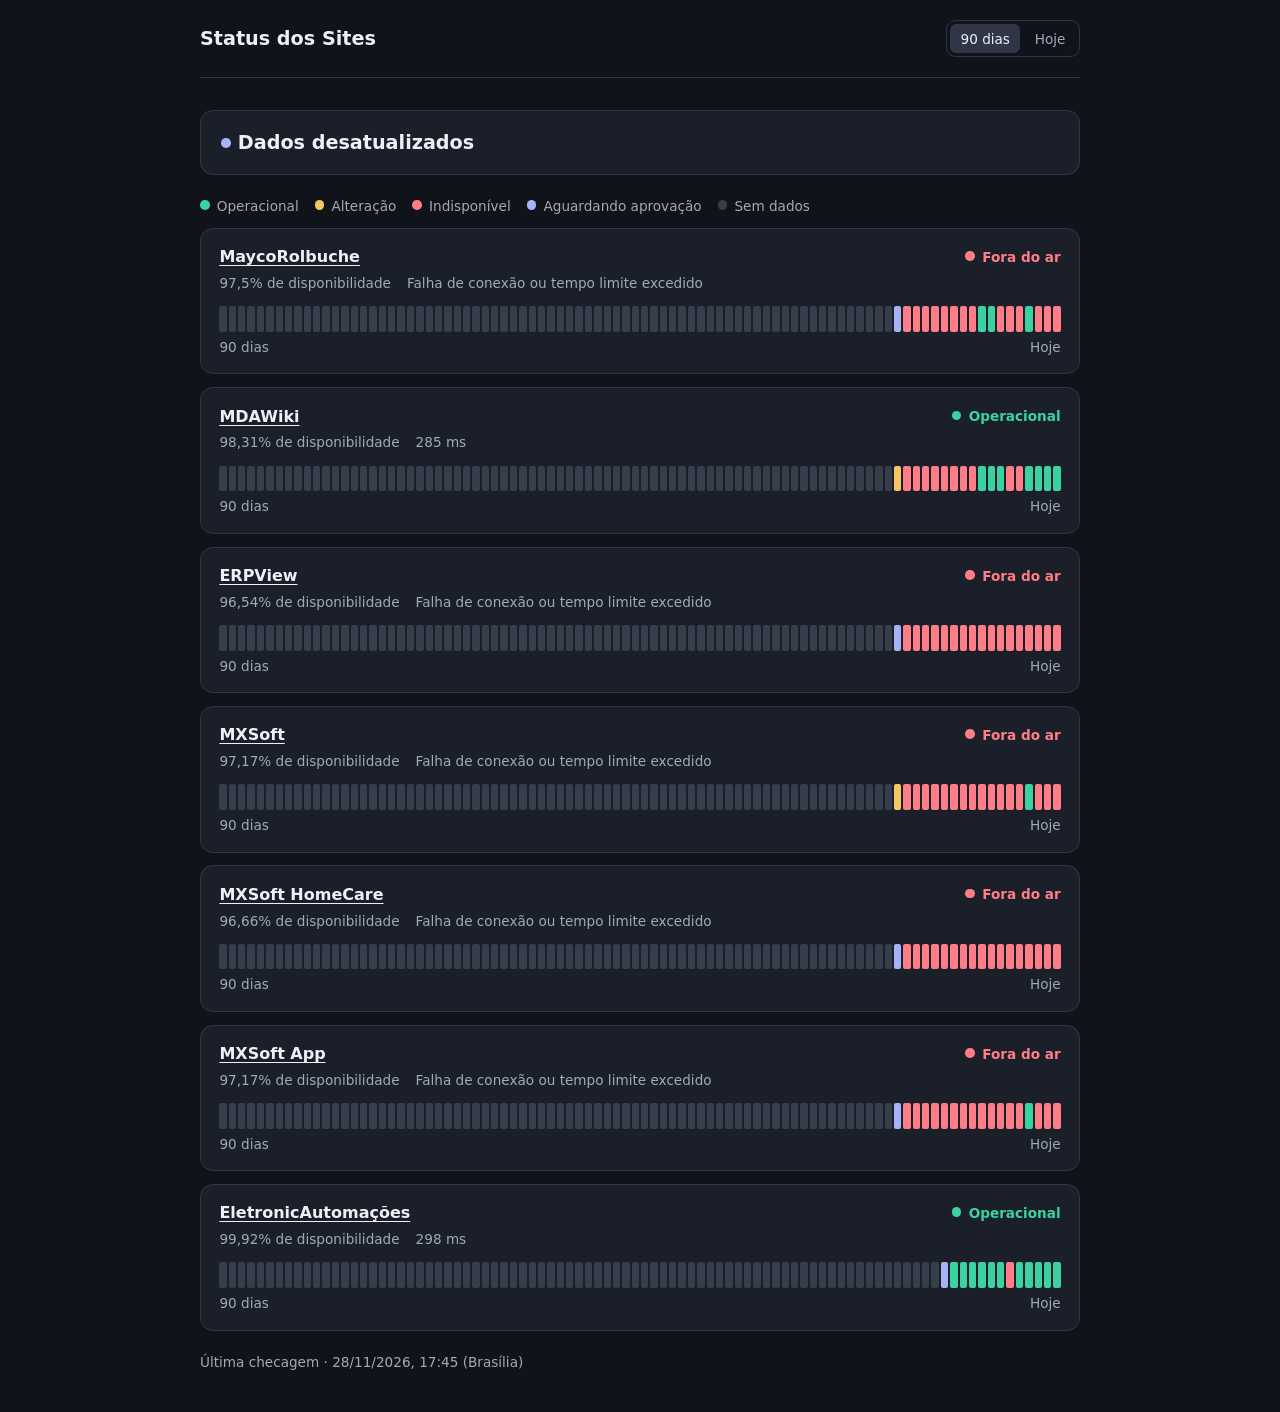
<file: index.html>
<!doctype html>
<html lang="pt-BR">
<head>
  <meta charset="utf-8">
  <meta name="viewport" content="width=device-width, initial-scale=1">
  <meta name="color-scheme" content="dark">
  <title>Status dos Sites</title>
  <link rel="stylesheet" href="./status.css?v=3">
  <script src="./status.js?v=3" defer></script>
</head>
<body>
  <header class="wrap header">
    <h1>Status dos Sites</h1>
    <div class="periods" role="group" aria-label="Período do histórico">
      <a href="?period=days" data-period="days">90 dias</a>
      <a href="?period=today" data-period="today">Hoje</a>
    </div>
  </header>
  <main class="wrap">
    <section class="banner" id="summary" aria-live="polite">Carregando status…</section>
    <div class="legend" aria-label="Legenda do histórico">
      <span data-tone="up">Operacional</span>
      <span data-tone="changed">Alteração</span>
      <span data-tone="down">Indisponível</span>
      <span data-tone="pending">Aguardando aprovação</span>
      <span data-tone="none">Sem dados</span>
    </div>
    <section id="sites" aria-label="Sites monitorados"></section>
    <footer id="updated"></footer>
  </main>
</body>
</html>
</file>
<file: status.css>
:root {
  font-family: Inter, system-ui, sans-serif;
  background: #10131a;
  color: #eef0f5;
  color-scheme: dark;
  --muted: #a1aabb;
  --line: #303645;
  --panel: #1a1f29;
  --up: #3bd1a0;
  --down: #ff7d86;
  --changed: #f5c762;
  --pending: #a5b3f8;
  --none: #363d4b;
}

* { box-sizing: border-box; }
body { margin: 0; }
.wrap { width: min(100% - 2rem, 55rem); margin-inline: auto; }
.header, .site-header, .axis {
  display: flex;
  justify-content: space-between;
  align-items: center;
  gap: .75rem;
}
.header { border-bottom: 1px solid var(--line); padding-block: 1.25rem; }
.periods { display: flex; gap: .25rem; border: 1px solid var(--line); border-radius: .6rem; padding: .2rem; }
.periods a { text-decoration: none; border: 0; border-radius: .4rem; padding: .4rem .65rem; color: var(--muted); background: transparent; font: inherit; font-size: .85rem; cursor: pointer; }
.periods a[aria-current="page"] { background: var(--line); color: inherit; }
h1 { font-size: 1.2rem; margin: 0; }
footer, .axis, .site-meta, .legend { color: var(--muted); font-size: .85rem; }
main { padding-block: 2rem; }
.banner, .site { border: 1px solid var(--line); border-radius: .8rem; background: var(--panel); }
.banner { padding: 1.25rem; font-size: 1.2rem; font-weight: 650; }
.legend { display: flex; gap: .65rem 1rem; flex-wrap: wrap; margin-block: 1.4rem .9rem; }
[data-tone="up"] { --tone: var(--up); }
[data-tone="down"] { --tone: var(--down); }
[data-tone="changed"] { --tone: var(--changed); }
[data-tone="pending"] { --tone: var(--pending); }
[data-tone="none"], [data-tone="unverified"] { --tone: var(--none); }
.legend span::before, .badge::before, .banner[data-tone]::before {
  content: "";
  display: inline-block;
  vertical-align: .06em;
  width: .6rem;
  height: .6rem;
  border-radius: 50%;
  background: var(--tone);
  margin-right: .45rem;
}
.site { padding: 1.15rem; margin-bottom: .8rem; }
.site-header { flex-wrap: wrap; }
h2 { margin: 0; font-size: 1rem; }
a { color: inherit; text-underline-offset: .2em; }
.badge { font-weight: 650; font-size: .85rem; color: var(--tone, var(--muted)); }
.badge[data-tone="unverified"] { color: var(--muted); }
.site-meta { display: flex; flex-wrap: wrap; gap: .5rem 1rem; margin-block: .55rem .95rem; }
.bars { display: grid; grid-template-columns: repeat(90, minmax(0, 1fr)); gap: 2px; grid-auto-rows: 1.6rem; }
.bar { background: var(--tone); border-radius: 2px; min-width: 0; }
.bars-today { grid-template-columns: repeat(96, minmax(0, 1fr)); }
.bar-hit { display: block; width: 100%; height: 100%; padding: 0; border: 0; background: transparent; border-radius: inherit; cursor: pointer; }
.bar-hit:focus-visible { outline: 2px solid #fff; outline-offset: 1px; }
.history-details { color: var(--muted); font-size: .85rem; }
.history-details:not(:empty) { margin-top: .45rem; }
.axis { margin-top: .45rem; }
footer { padding-block: .65rem; }
@media (max-width: 38rem) {
  .site { padding: .9rem; }
  .bars { gap: 1px; }
  .bars-today { grid-template-columns: repeat(24, minmax(0, 1fr)); gap: 3px; }
}
</file>
